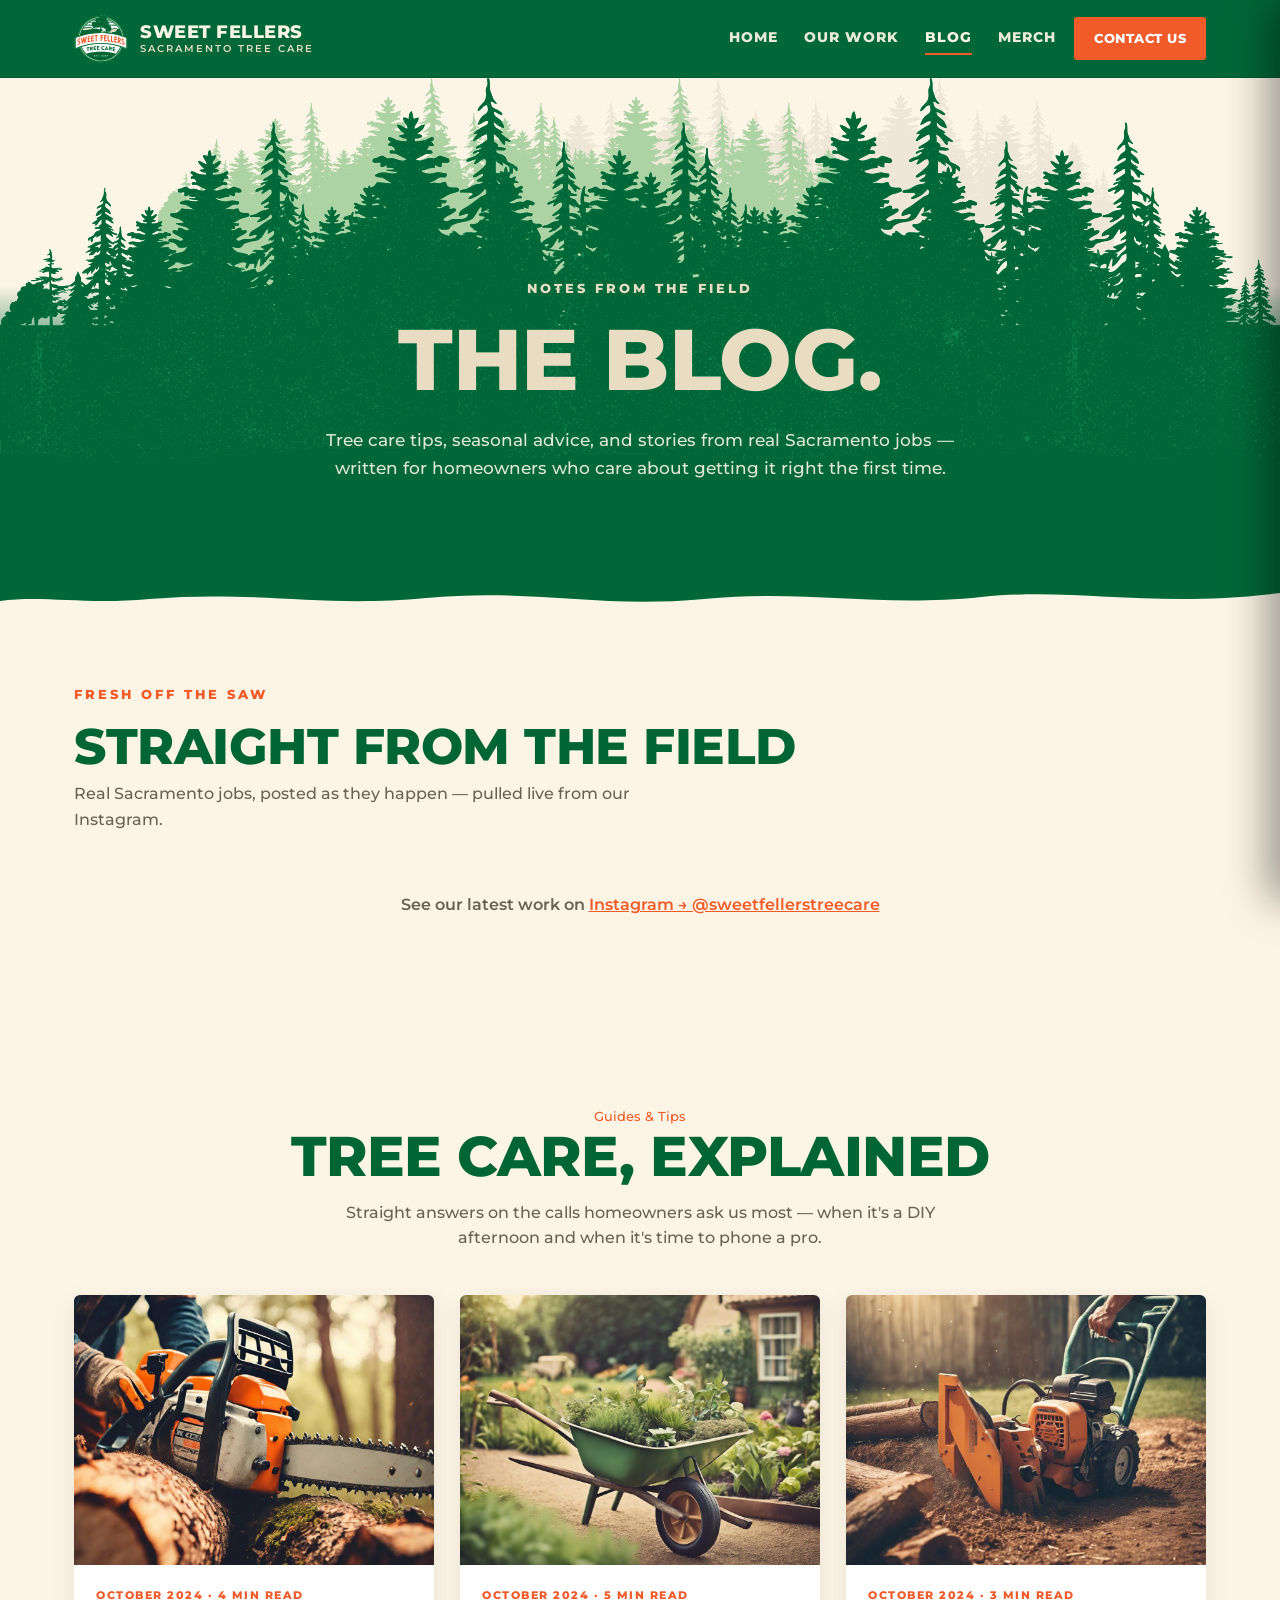
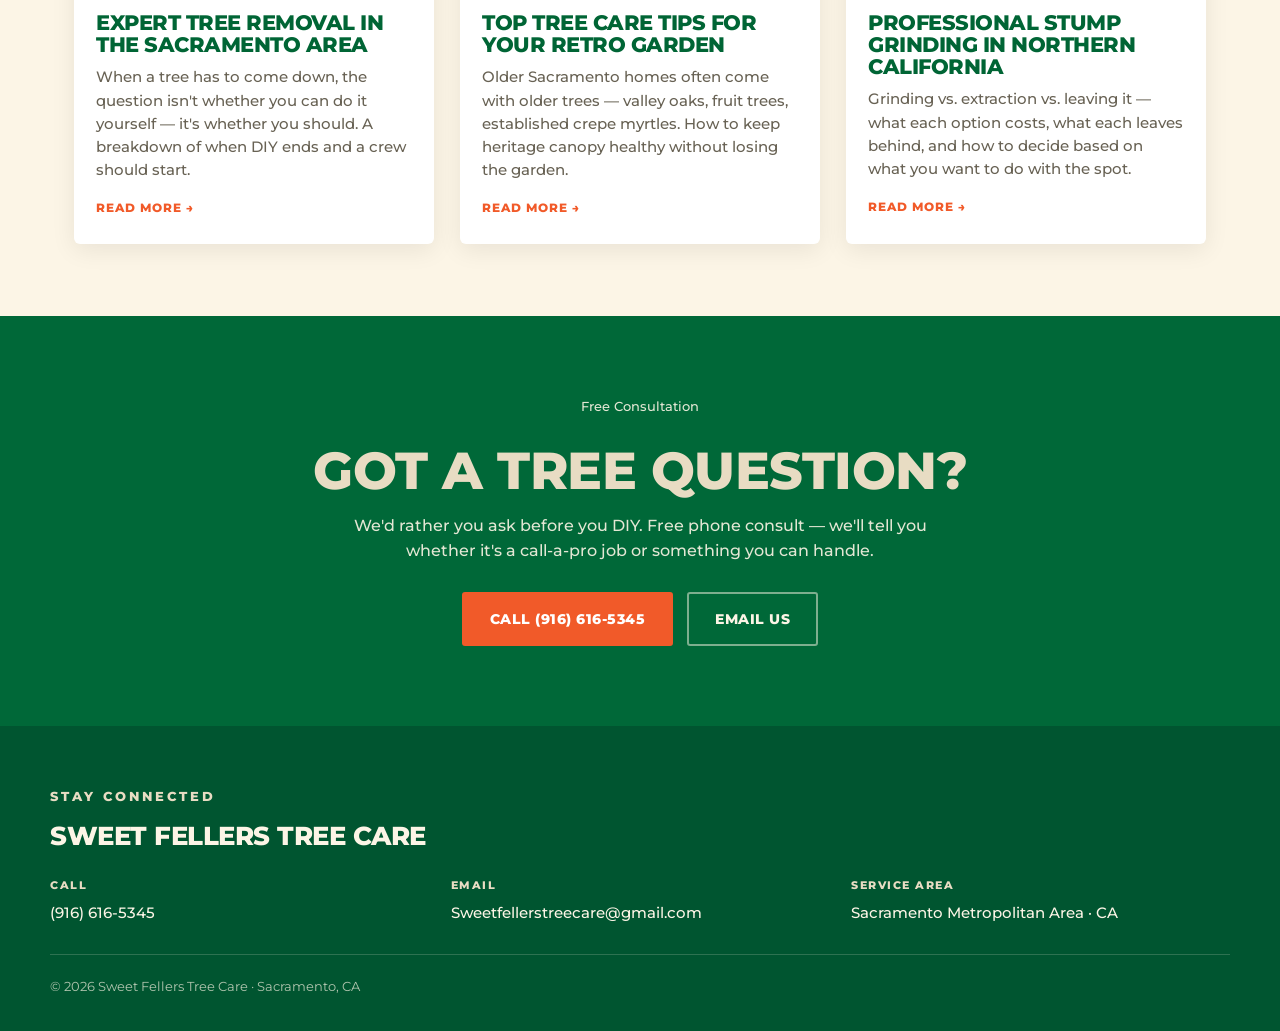
<file: blog.html>
<!DOCTYPE html>
<html lang="en">
<head>
<meta charset="UTF-8">
<meta name="viewport" content="width=device-width, initial-scale=1">
<title>Blog · Sweet Fellers Tree Care · Tips &amp; Stories</title>
<meta name="description" content="Notes from the field — tree care tips, stories, and seasonal advice from Sweet Fellers, Sacramento's premier tree service.">
<meta name="theme-color" content="#006838">
<link rel="preconnect" href="https://fonts.googleapis.com">
<link rel="preconnect" href="https://fonts.gstatic.com" crossorigin>
<link href="https://fonts.googleapis.com/css2?family=Montserrat:wght@500;600;700;800;900&display=swap" rel="stylesheet">
<link rel="stylesheet" href="assets/pages.css">
</head>
<body>

<header class="sf-header">
  <div class="sf-header__in">
    <a href="index.html" class="sf-brand">
      <img src="assets/logo.svg" alt="Sweet Fellers tree emblem">
      <span class="wm"><span class="nm">SWEET FELLERS</span><span class="tg">SACRAMENTO TREE CARE</span></span>
    </a>
    <nav class="sf-nav" aria-label="Primary">
      <a href="index.html">Home</a>
      <a href="gallery.html">Our Work</a>
      <a href="blog.html" aria-current="page">Blog</a>
      <a href="shop.html">Merch</a>
    </nav>
    <a href="mailto:Sweetfellerstreecare@gmail.com?subject=Sweet%20Fellers%20enquiry" class="sf-cta">Contact Us</a>
    <button class="sf-burger" aria-label="Open menu" onclick="sfOpen()"><span></span><span></span><span></span></button>
  </div>
</header>

<section class="sf-hero">
  <div class="sf-hero__in">
    <p class="sf-eyebrow">Notes From The Field</p>
    <h1>The Blog.</h1>
    <p class="lede">Tree care tips, seasonal advice, and stories from real Sacramento jobs — written for homeowners who care about getting it right the first time.</p>
  </div>
</section>
<span class="torn" aria-hidden="true"><svg viewBox="0 0 1200 34" preserveAspectRatio="none"><path d="M0,0 L1200,0 L1200,15 C1080,31 1010,9 920,19 C820,30 760,11 660,21 C560,31 500,10 400,20 C300,30 240,12 140,21 C80,27 40,17 0,23 Z" fill="#006838"/></svg></span>

<!-- ── Instagram: live feed from @sweetfellerstreecare (Elfsight widget) ── -->
<section class="sf-section sf-ig" aria-label="Latest from our Instagram">
  <div class="sf-ig__head">
    <p class="sf-eyebrow">Fresh Off The Saw</p>
    <h2>Straight From The Field</h2>
    <p class="sub">Real Sacramento jobs, posted as they happen — pulled live from our Instagram.</p>
  </div>
  <!-- Elfsight Instagram Feed widget for @sweetfellerstreecare. To swap to a different
       feed later, replace the widget id below with a new one from the Elfsight dashboard.
       The loader (elfsightcdn.com/platform.js) sits once near the bottom of this page;
       Elfsight replaces the fallback link below once the widget loads. -->
  <div class="elfsight-app-8227556a-f680-412f-8533-8b812927ad6c" data-elfsight-app-lazy>
    <p class="sf-ig__fallback">See our latest work on
      <a href="https://www.instagram.com/sweetfellerstreecare/" target="_blank" rel="noopener">Instagram → @sweetfellerstreecare</a>
    </p>
  </div>
</section>

<section class="sf-section">
  <div class="sf-section__head">
    <p class="sf-eyebrow">Guides &amp; Tips</p>
    <h2>Tree Care, Explained</h2>
    <p>Straight answers on the calls homeowners ask us most — when it's a DIY afternoon and when it's time to phone a pro.</p>
  </div>
  <div class="sf-grid">
    <article class="sf-card"><div class="ph" style="background-image:url('assets/blog-tree-removal.jpg')"></div>
      <div class="body"><p class="place">October 2024 · 4 min read</p><h4>Expert Tree Removal in the Sacramento Area</h4>
        <p>When a tree has to come down, the question isn't whether you can do it yourself — it's whether you should. A breakdown of when DIY ends and a crew should start.</p>
        <span class="more">Read more →</span></div></article>
    <article class="sf-card"><div class="ph" style="background-image:url('assets/blog-retro-garden.jpg')"></div>
      <div class="body"><p class="place">October 2024 · 5 min read</p><h4>Top Tree Care Tips for Your Retro Garden</h4>
        <p>Older Sacramento homes often come with older trees — valley oaks, fruit trees, established crepe myrtles. How to keep heritage canopy healthy without losing the garden.</p>
        <span class="more">Read more →</span></div></article>
    <article class="sf-card"><div class="ph" style="background-image:url('assets/blog-stump-grinding.jpg')"></div>
      <div class="body"><p class="place">October 2024 · 3 min read</p><h4>Professional Stump Grinding in Northern California</h4>
        <p>Grinding vs. extraction vs. leaving it — what each option costs, what each leaves behind, and how to decide based on what you want to do with the spot.</p>
        <span class="more">Read more →</span></div></article>
  </div>
</section>

<section class="sf-finalcta">
  <p class="sf-eyebrow">Free Consultation</p>
  <h2>Got a tree question?</h2>
  <p>We'd rather you ask before you DIY. Free phone consult — we'll tell you whether it's a call-a-pro job or something you can handle.</p>
  <div class="sf-cta-row">
    <a href="tel:+19166165345" class="btn primary">Call (916) 616-5345</a>
    <a href="mailto:Sweetfellerstreecare@gmail.com" class="btn outline">Email Us</a>
  </div>
</section>

<footer class="sf-footer">
  <div class="sf-footer__in">
    <p class="sf-eyebrow">Stay Connected</p>
    <h3>Sweet Fellers Tree Care</h3>
    <div class="sf-foot-grid">
      <div class="sf-foot-item"><span class="label">Call</span><a href="tel:+19166165345">(916) 616-5345</a></div>
      <div class="sf-foot-item"><span class="label">Email</span><a href="mailto:Sweetfellerstreecare@gmail.com">Sweetfellerstreecare@gmail.com</a></div>
      <div class="sf-foot-item"><span class="label">Service Area</span><span class="v">Sacramento Metropolitan Area · CA</span></div>
    </div>
    <div class="sf-legal">
      <span>© <span id="sf-yr">2026</span> Sweet Fellers Tree Care · Sacramento, CA</span>
    </div>
  </div>
</footer>

<div class="sf-drawer-ov" onclick="sfClose()"></div>
<aside class="sf-drawer" aria-label="Site menu">
  <button class="x" aria-label="Close menu" onclick="sfClose()">&times;</button>
  <a href="index.html" style="color:var(--tan)">Home</a>
  <a href="gallery.html">Our Work</a>
  <a href="blog.html">Blog</a>
  <a href="shop.html">Merch</a>
  <a href="mailto:Sweetfellerstreecare@gmail.com">Contact</a>
  <a href="tel:+19166165345">Call (916) 616-5345</a>
</aside>

<script>
function sfOpen(){document.querySelector('.sf-drawer').classList.add('open');document.querySelector('.sf-drawer-ov').classList.add('open');}
function sfClose(){document.querySelector('.sf-drawer').classList.remove('open');document.querySelector('.sf-drawer-ov').classList.remove('open');}
var y=document.getElementById('sf-yr');if(y)y.textContent=new Date().getFullYear();
</script>

<!-- Elfsight platform loader (powers the Instagram Feed widget above) -->
<script src="https://elfsightcdn.com/platform.js" async></script>
</body>
</html>
</file>
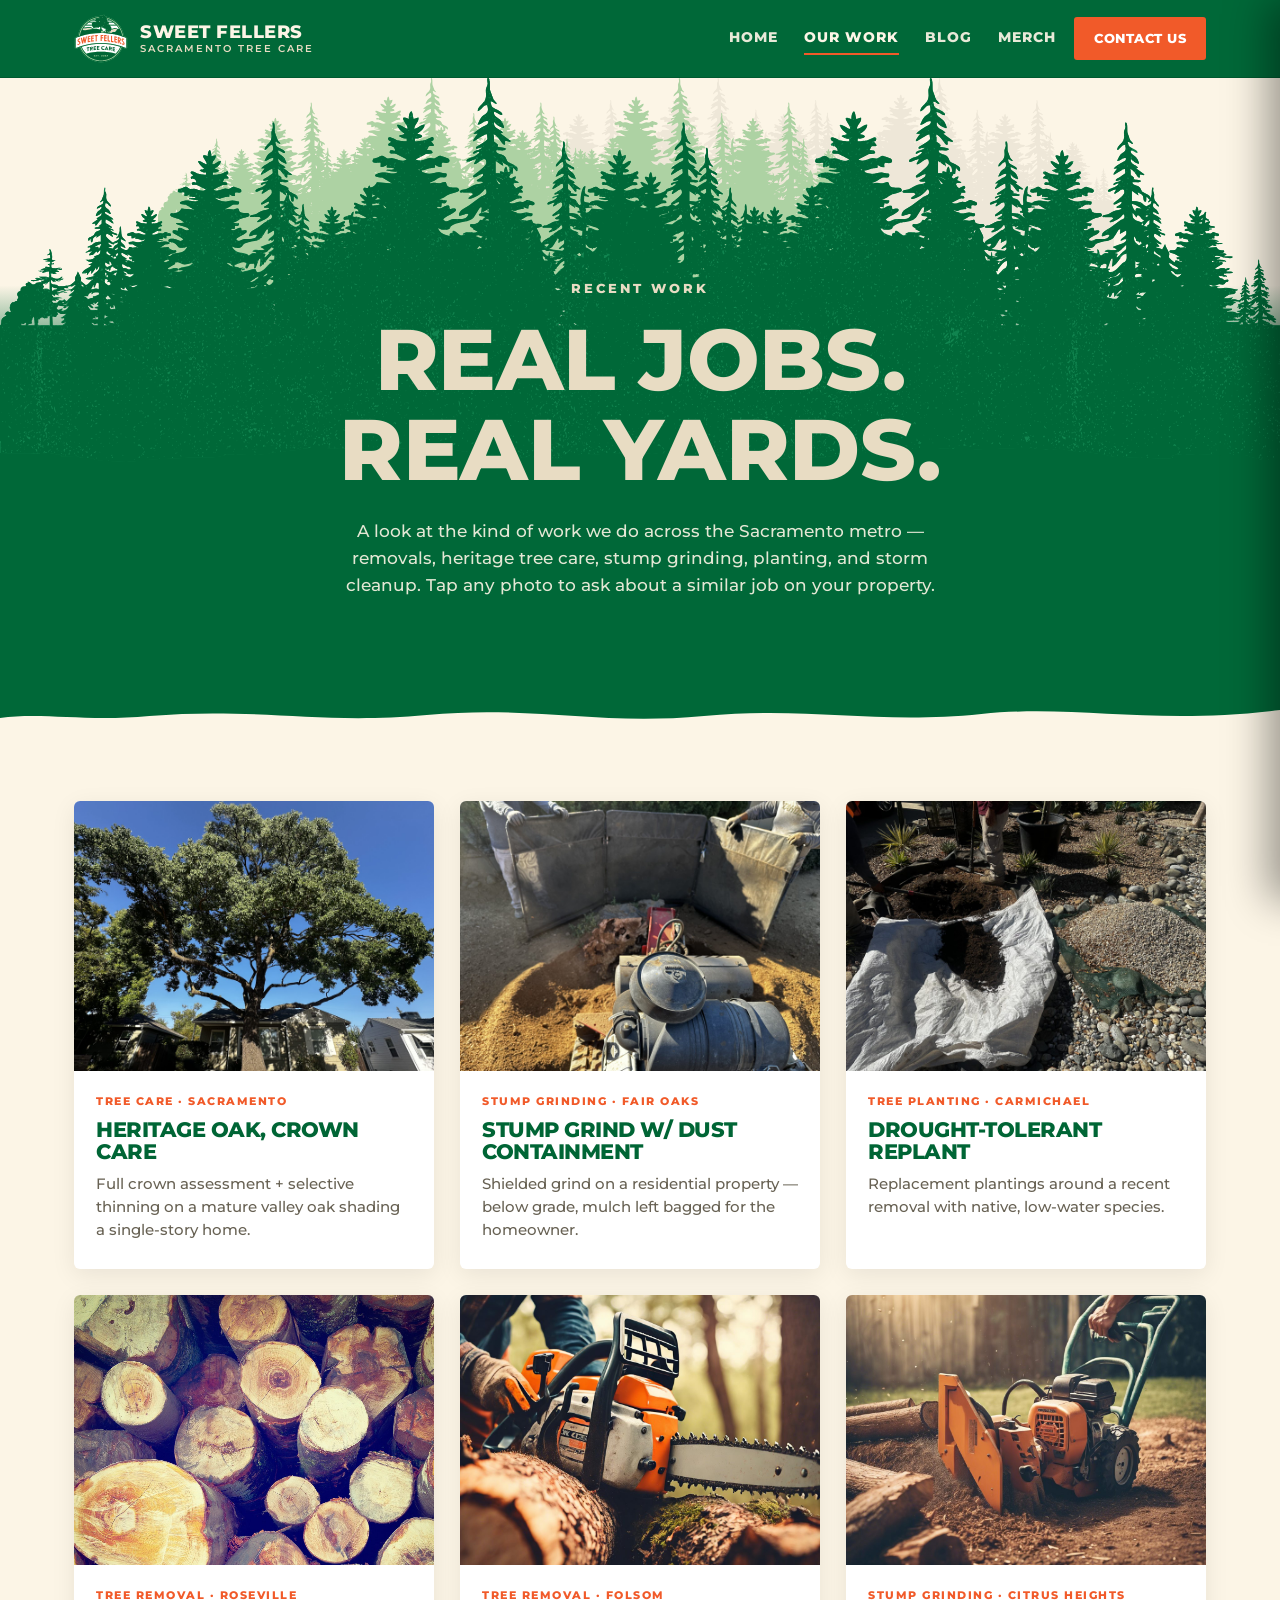
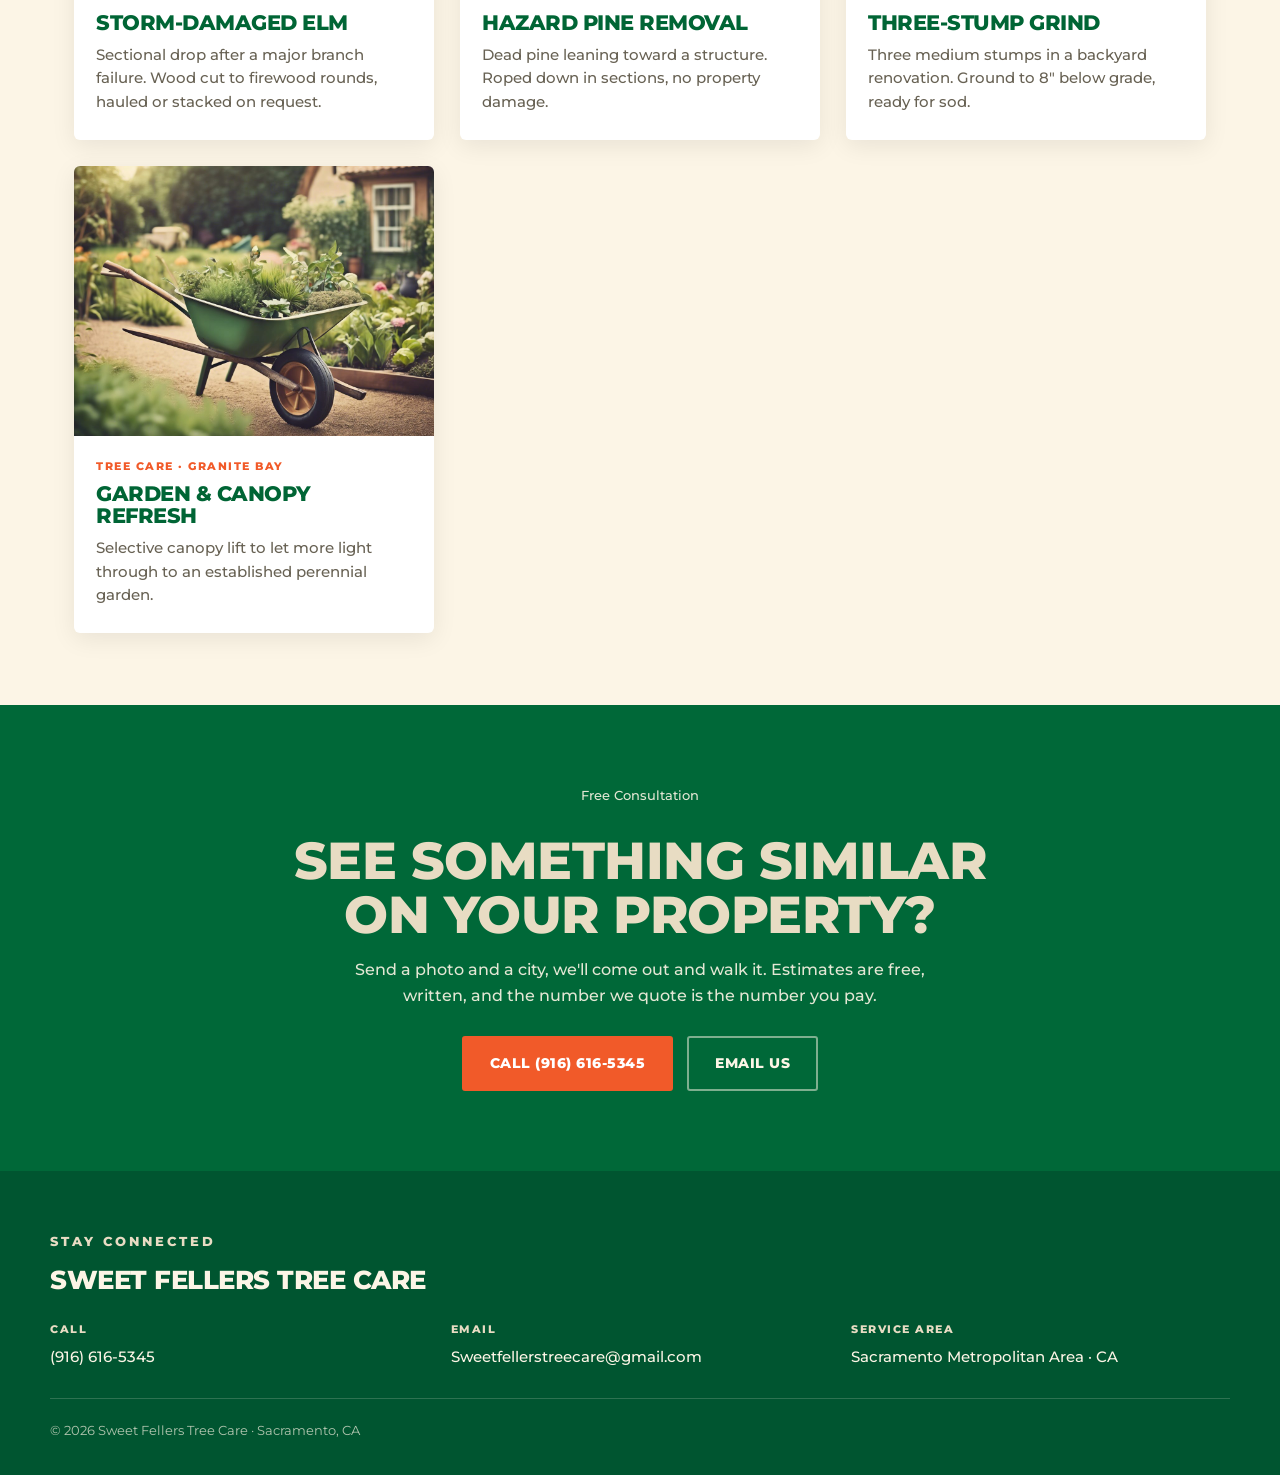
<file: gallery.html>
<!DOCTYPE html>
<html lang="en">
<head>
<meta charset="UTF-8">
<meta name="viewport" content="width=device-width, initial-scale=1">
<title>Our Work · Sweet Fellers Tree Care · Sacramento</title>
<meta name="description" content="Real Sacramento tree care jobs from Sweet Fellers — removals, heritage tree care, stump grinding, planting, storm cleanup.">
<meta name="theme-color" content="#006838">
<link rel="preconnect" href="https://fonts.googleapis.com">
<link rel="preconnect" href="https://fonts.gstatic.com" crossorigin>
<link href="https://fonts.googleapis.com/css2?family=Montserrat:wght@500;600;700;800;900&display=swap" rel="stylesheet">
<link rel="stylesheet" href="assets/pages.css">
</head>
<body>

<header class="sf-header">
  <div class="sf-header__in">
    <a href="index.html" class="sf-brand">
      <img src="assets/logo.svg" alt="Sweet Fellers tree emblem">
      <span class="wm"><span class="nm">SWEET FELLERS</span><span class="tg">SACRAMENTO TREE CARE</span></span>
    </a>
    <nav class="sf-nav" aria-label="Primary">
      <a href="index.html">Home</a>
      <a href="gallery.html" aria-current="page">Our Work</a>
      <a href="blog.html">Blog</a>
      <a href="shop.html">Merch</a>
    </nav>
    <a href="mailto:Sweetfellerstreecare@gmail.com?subject=Sweet%20Fellers%20enquiry" class="sf-cta">Contact Us</a>
    <button class="sf-burger" aria-label="Open menu" onclick="sfOpen()"><span></span><span></span><span></span></button>
  </div>
</header>

<section class="sf-hero">
  <div class="sf-hero__in">
    <p class="sf-eyebrow">Recent Work</p>
    <h1>Real jobs.<br>Real yards.</h1>
    <p class="lede">A look at the kind of work we do across the Sacramento metro — removals, heritage tree care, stump grinding, planting, and storm cleanup. Tap any photo to ask about a similar job on your property.</p>
  </div>
</section>
<span class="torn" aria-hidden="true"><svg viewBox="0 0 1200 34" preserveAspectRatio="none"><path d="M0,0 L1200,0 L1200,15 C1080,31 1010,9 920,19 C820,30 760,11 660,21 C560,31 500,10 400,20 C300,30 240,12 140,21 C80,27 40,17 0,23 Z" fill="#006838"/></svg></span>

<section class="sf-section">
  <div class="sf-grid">
    <article class="sf-card"><div class="ph" style="background-image:url('assets/oak-over-house.jpg')"></div>
      <div class="body"><p class="place">Tree Care · Sacramento</p><h4>Heritage oak, crown care</h4>
        <p>Full crown assessment + selective thinning on a mature valley oak shading a single-story home.</p></div></article>
    <article class="sf-card"><div class="ph" style="background-image:url('assets/stump-grinder-job.jpg')"></div>
      <div class="body"><p class="place">Stump Grinding · Fair Oaks</p><h4>Stump grind w/ dust containment</h4>
        <p>Shielded grind on a residential property — below grade, mulch left bagged for the homeowner.</p></div></article>
    <article class="sf-card"><div class="ph" style="background-image:url('assets/landscape-work.jpg')"></div>
      <div class="body"><p class="place">Tree Planting · Carmichael</p><h4>Drought-tolerant replant</h4>
        <p>Replacement plantings around a recent removal with native, low-water species.</p></div></article>
    <article class="sf-card"><div class="ph" style="background-image:url('assets/hero-logs.jpg')"></div>
      <div class="body"><p class="place">Tree Removal · Roseville</p><h4>Storm-damaged elm</h4>
        <p>Sectional drop after a major branch failure. Wood cut to firewood rounds, hauled or stacked on request.</p></div></article>
    <article class="sf-card"><div class="ph" style="background-image:url('assets/blog-tree-removal.jpg')"></div>
      <div class="body"><p class="place">Tree Removal · Folsom</p><h4>Hazard pine removal</h4>
        <p>Dead pine leaning toward a structure. Roped down in sections, no property damage.</p></div></article>
    <article class="sf-card"><div class="ph" style="background-image:url('assets/blog-stump-grinding.jpg')"></div>
      <div class="body"><p class="place">Stump Grinding · Citrus Heights</p><h4>Three-stump grind</h4>
        <p>Three medium stumps in a backyard renovation. Ground to 8&quot; below grade, ready for sod.</p></div></article>
    <article class="sf-card"><div class="ph" style="background-image:url('assets/blog-retro-garden.jpg')"></div>
      <div class="body"><p class="place">Tree Care · Granite Bay</p><h4>Garden &amp; canopy refresh</h4>
        <p>Selective canopy lift to let more light through to an established perennial garden.</p></div></article>
  </div>
</section>

<section class="sf-finalcta">
  <p class="sf-eyebrow">Free Consultation</p>
  <h2>See something similar<br>on your property?</h2>
  <p>Send a photo and a city, we'll come out and walk it. Estimates are free, written, and the number we quote is the number you pay.</p>
  <div class="sf-cta-row">
    <a href="tel:+19166165345" class="btn primary">Call (916) 616-5345</a>
    <a href="mailto:Sweetfellerstreecare@gmail.com" class="btn outline">Email Us</a>
  </div>
</section>

<footer class="sf-footer">
  <div class="sf-footer__in">
    <p class="sf-eyebrow">Stay Connected</p>
    <h3>Sweet Fellers Tree Care</h3>
    <div class="sf-foot-grid">
      <div class="sf-foot-item"><span class="label">Call</span><a href="tel:+19166165345">(916) 616-5345</a></div>
      <div class="sf-foot-item"><span class="label">Email</span><a href="mailto:Sweetfellerstreecare@gmail.com">Sweetfellerstreecare@gmail.com</a></div>
      <div class="sf-foot-item"><span class="label">Service Area</span><span class="v">Sacramento Metropolitan Area · CA</span></div>
    </div>
    <div class="sf-legal">
      <span>© <span id="sf-yr">2026</span> Sweet Fellers Tree Care · Sacramento, CA</span>
    </div>
  </div>
</footer>

<div class="sf-drawer-ov" onclick="sfClose()"></div>
<aside class="sf-drawer" aria-label="Site menu">
  <button class="x" aria-label="Close menu" onclick="sfClose()">&times;</button>
  <a href="index.html" style="color:var(--tan)">Home</a>
  <a href="gallery.html">Our Work</a>
  <a href="blog.html">Blog</a>
  <a href="shop.html">Merch</a>
  <a href="mailto:Sweetfellerstreecare@gmail.com">Contact</a>
  <a href="tel:+19166165345">Call (916) 616-5345</a>
</aside>

<script>
function sfOpen(){document.querySelector('.sf-drawer').classList.add('open');document.querySelector('.sf-drawer-ov').classList.add('open');}
function sfClose(){document.querySelector('.sf-drawer').classList.remove('open');document.querySelector('.sf-drawer-ov').classList.remove('open');}
var y=document.getElementById('sf-yr');if(y)y.textContent=new Date().getFullYear();
</script>
</body>
</html>
</file>
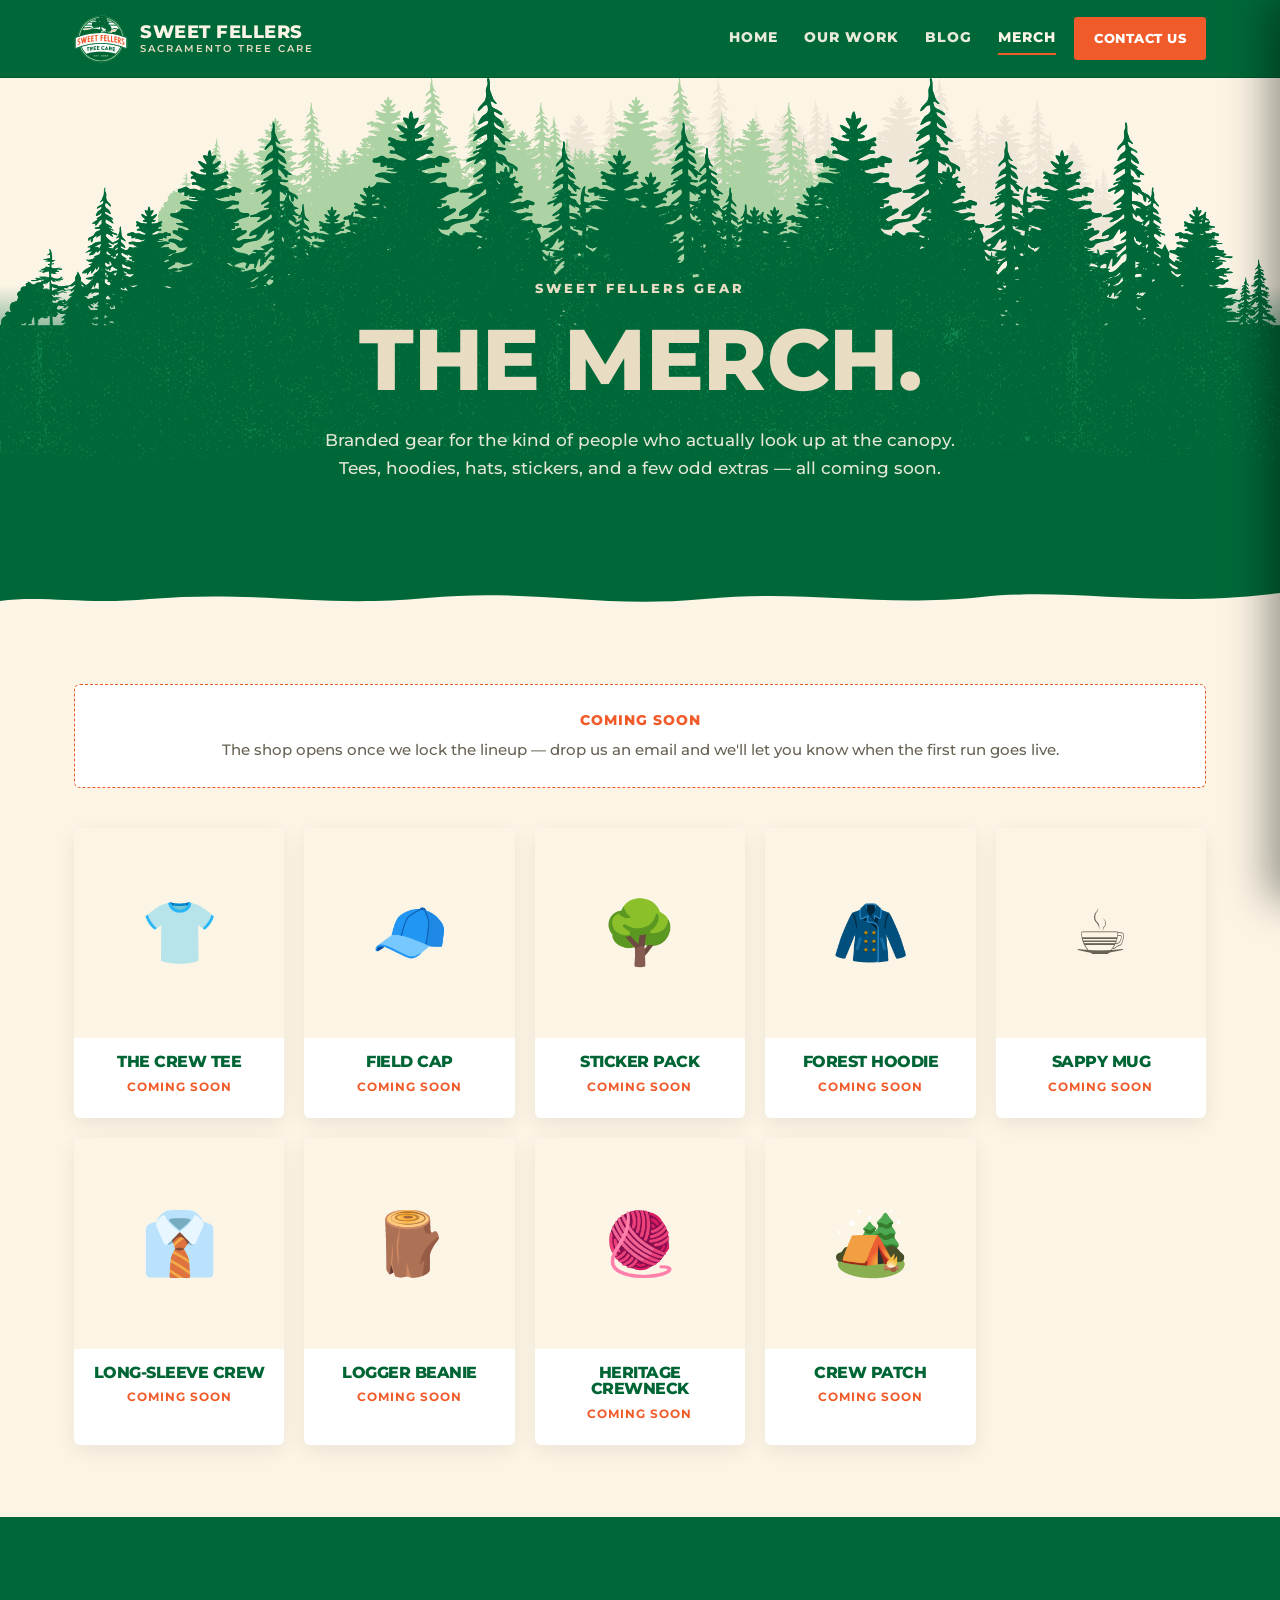
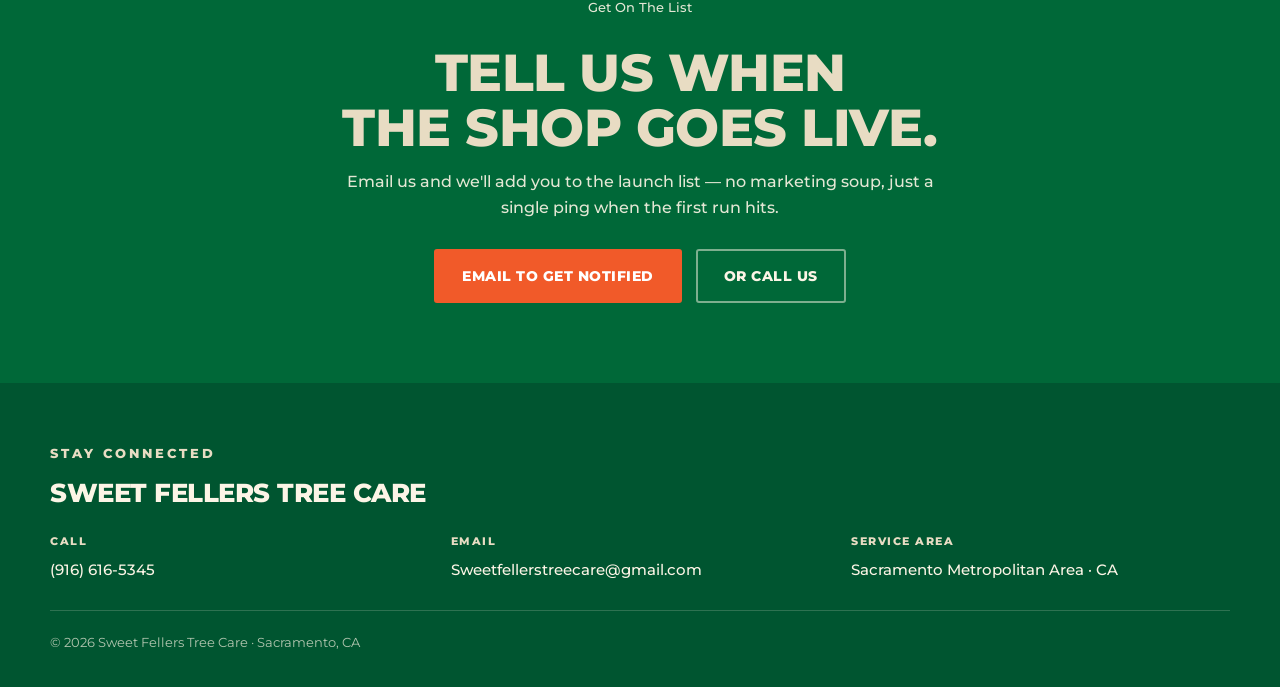
<file: shop.html>
<!DOCTYPE html>
<html lang="en">
<head>
<meta charset="UTF-8">
<meta name="viewport" content="width=device-width, initial-scale=1">
<title>Merch · Sweet Fellers Tree Care · Gear</title>
<meta name="description" content="Sweet Fellers branded gear — tees, hoodies, hats, stickers and more. Coming soon to the Sacramento metro.">
<meta name="theme-color" content="#006838">
<link rel="preconnect" href="https://fonts.googleapis.com">
<link rel="preconnect" href="https://fonts.gstatic.com" crossorigin>
<link href="https://fonts.googleapis.com/css2?family=Montserrat:wght@500;600;700;800;900&display=swap" rel="stylesheet">
<link rel="stylesheet" href="assets/pages.css">
<style>
  .sf-banner{background:#fff;border:1px dashed var(--rust);border-radius:6px;padding:24px 28px;
    text-align:center;margin-bottom:40px}
  .sf-banner strong{display:block;font-weight:800;text-transform:uppercase;letter-spacing:1px;
    color:var(--rust);font-size:14px;margin-bottom:6px}
  .sf-banner span{font-weight:500;font-size:14.5px;color:var(--ink)}
  .sf-shop-grid{display:grid;grid-template-columns:repeat(auto-fill,minmax(210px,1fr));gap:20px}
  .sf-shop-card{background:#fff;border-radius:6px;overflow:hidden;box-shadow:0 6px 20px rgba(0,0,0,.07);
    text-align:center;transition:transform .18s}
  .sf-shop-card:hover{transform:translateY(-4px)}
  .sf-shop-card .ph{aspect-ratio:1/1;display:flex;align-items:center;justify-content:center;
    font-size:62px;background:var(--cream)}
  .sf-shop-card .b{padding:16px 14px 22px}
  .sf-shop-card h4{font-size:16px;color:var(--green-head);margin-bottom:6px}
  .sf-shop-card .price{font-weight:700;font-size:12px;letter-spacing:1px;color:var(--rust);
    text-transform:uppercase}
</style>
</head>
<body>

<header class="sf-header">
  <div class="sf-header__in">
    <a href="index.html" class="sf-brand">
      <img src="assets/logo.svg" alt="Sweet Fellers tree emblem">
      <span class="wm"><span class="nm">SWEET FELLERS</span><span class="tg">SACRAMENTO TREE CARE</span></span>
    </a>
    <nav class="sf-nav" aria-label="Primary">
      <a href="index.html">Home</a>
      <a href="gallery.html">Our Work</a>
      <a href="blog.html">Blog</a>
      <a href="shop.html" aria-current="page">Merch</a>
    </nav>
    <a href="mailto:Sweetfellerstreecare@gmail.com?subject=Sweet%20Fellers%20enquiry" class="sf-cta">Contact Us</a>
    <button class="sf-burger" aria-label="Open menu" onclick="sfOpen()"><span></span><span></span><span></span></button>
  </div>
</header>

<section class="sf-hero">
  <div class="sf-hero__in">
    <p class="sf-eyebrow">Sweet Fellers Gear</p>
    <h1>The Merch.</h1>
    <p class="lede">Branded gear for the kind of people who actually look up at the canopy. Tees, hoodies, hats, stickers, and a few odd extras — all coming soon.</p>
  </div>
</section>
<span class="torn" aria-hidden="true"><svg viewBox="0 0 1200 34" preserveAspectRatio="none"><path d="M0,0 L1200,0 L1200,15 C1080,31 1010,9 920,19 C820,30 760,11 660,21 C560,31 500,10 400,20 C300,30 240,12 140,21 C80,27 40,17 0,23 Z" fill="#006838"/></svg></span>

<section class="sf-section">
  <div class="sf-banner"><strong>Coming Soon</strong>
    <span>The shop opens once we lock the lineup — drop us an email and we'll let you know when the first run goes live.</span></div>
  <div class="sf-shop-grid">
    <article class="sf-shop-card"><div class="ph">👕</div><div class="b"><h4>The Crew Tee</h4><p class="price">Coming soon</p></div></article>
    <article class="sf-shop-card"><div class="ph">🧢</div><div class="b"><h4>Field Cap</h4><p class="price">Coming soon</p></div></article>
    <article class="sf-shop-card"><div class="ph">🌳</div><div class="b"><h4>Sticker Pack</h4><p class="price">Coming soon</p></div></article>
    <article class="sf-shop-card"><div class="ph">🧥</div><div class="b"><h4>Forest Hoodie</h4><p class="price">Coming soon</p></div></article>
    <article class="sf-shop-card"><div class="ph">☕</div><div class="b"><h4>Sappy Mug</h4><p class="price">Coming soon</p></div></article>
    <article class="sf-shop-card"><div class="ph">👔</div><div class="b"><h4>Long-Sleeve Crew</h4><p class="price">Coming soon</p></div></article>
    <article class="sf-shop-card"><div class="ph">🪵</div><div class="b"><h4>Logger Beanie</h4><p class="price">Coming soon</p></div></article>
    <article class="sf-shop-card"><div class="ph">🧶</div><div class="b"><h4>Heritage Crewneck</h4><p class="price">Coming soon</p></div></article>
    <article class="sf-shop-card"><div class="ph">🏕️</div><div class="b"><h4>Crew Patch</h4><p class="price">Coming soon</p></div></article>
  </div>
</section>

<section class="sf-finalcta">
  <p class="sf-eyebrow">Get On The List</p>
  <h2>Tell us when<br>the shop goes live.</h2>
  <p>Email us and we'll add you to the launch list — no marketing soup, just a single ping when the first run hits.</p>
  <div class="sf-cta-row">
    <a href="mailto:Sweetfellerstreecare@gmail.com?subject=Shop%20launch%20list" class="btn primary">Email To Get Notified</a>
    <a href="tel:+19166165345" class="btn outline">Or Call Us</a>
  </div>
</section>

<footer class="sf-footer">
  <div class="sf-footer__in">
    <p class="sf-eyebrow">Stay Connected</p>
    <h3>Sweet Fellers Tree Care</h3>
    <div class="sf-foot-grid">
      <div class="sf-foot-item"><span class="label">Call</span><a href="tel:+19166165345">(916) 616-5345</a></div>
      <div class="sf-foot-item"><span class="label">Email</span><a href="mailto:Sweetfellerstreecare@gmail.com">Sweetfellerstreecare@gmail.com</a></div>
      <div class="sf-foot-item"><span class="label">Service Area</span><span class="v">Sacramento Metropolitan Area · CA</span></div>
    </div>
    <div class="sf-legal">
      <span>© <span id="sf-yr">2026</span> Sweet Fellers Tree Care · Sacramento, CA</span>
    </div>
  </div>
</footer>

<div class="sf-drawer-ov" onclick="sfClose()"></div>
<aside class="sf-drawer" aria-label="Site menu">
  <button class="x" aria-label="Close menu" onclick="sfClose()">&times;</button>
  <a href="index.html" style="color:var(--tan)">Home</a>
  <a href="gallery.html">Our Work</a>
  <a href="blog.html">Blog</a>
  <a href="shop.html">Merch</a>
  <a href="mailto:Sweetfellerstreecare@gmail.com">Contact</a>
  <a href="tel:+19166165345">Call (916) 616-5345</a>
</aside>

<script>
function sfOpen(){document.querySelector('.sf-drawer').classList.add('open');document.querySelector('.sf-drawer-ov').classList.add('open');}
function sfClose(){document.querySelector('.sf-drawer').classList.remove('open');document.querySelector('.sf-drawer-ov').classList.remove('open');}
var y=document.getElementById('sf-yr');if(y)y.textContent=new Date().getFullYear();
</script>
</body>
</html>
</file>
<file: assets/pages.css>
/* Sweet Fellers — shared styling for the secondary pages (Our Work, Blog, Merch).
   Echoes the 1:1 main page: forest green / cream / rust, Montserrat,
   organic feel, "Stay Connected" footer. Responsive (the main index is a fixed
   1728px Figma repro; these are normal fluid pages in the same visual language). */

:root{
  --green:#006838;          /* brand green (hero/footer/cta) */
  --green-dark:#005530;      /* darker green for depth */
  --green-head:#006535;      /* services heading green */
  --cream:#fcf5e6;           /* warm body bg */
  --tan:#e8dcc3;             /* headline tan on green */
  --rust:#f15a29;            /* the one "act" color */
  --rust-dark:#d94c1f;
  --ink:#686254;             /* body gray on cream */
  --soft-green:#add2a3;      /* soft testimonial green */
  --line:rgba(104,98,84,.18);
  --maxw:1180px;
  --font:'Montserrat',system-ui,-apple-system,'Segoe UI',sans-serif;
}
*,*::before,*::after{box-sizing:border-box;margin:0;padding:0}
html{scroll-behavior:smooth}
body{font-family:var(--font);background:var(--cream);color:var(--ink);line-height:1.6;
  -webkit-font-smoothing:antialiased}
img{max-width:100%;display:block}
a{color:inherit;text-decoration:none}
h1,h2,h3,h4{font-weight:800;text-transform:uppercase;line-height:1.05;letter-spacing:-.5px}

/* ── header ─────────────────────────────────────────────── */
.sf-header{position:sticky;top:0;z-index:50;background:var(--green);
  border-bottom:1px solid rgba(0,0,0,.15)}
.sf-header__in{max-width:var(--maxw);margin:0 auto;display:flex;align-items:center;
  gap:18px;padding:14px 24px}
.sf-brand{display:flex;align-items:center;gap:12px;margin-right:auto}
.sf-brand img{width:54px;height:auto}
.sf-brand .wm{display:flex;flex-direction:column;line-height:1}
.sf-brand .wm .nm{font-weight:800;font-size:18px;color:var(--cream);letter-spacing:.5px}
.sf-brand .wm .tg{font-weight:600;font-size:10px;color:var(--tan);letter-spacing:2px;margin-top:3px}
.sf-nav{display:flex;gap:26px}
.sf-nav a{font-weight:800;font-size:14px;text-transform:uppercase;letter-spacing:1px;
  color:var(--cream);opacity:.92;padding:4px 0;border-bottom:2px solid transparent;transition:.15s}
.sf-nav a:hover,.sf-nav a[aria-current="page"]{opacity:1;border-bottom-color:var(--rust)}
.sf-cta{background:var(--rust);color:#fff;font-weight:800;font-size:13px;text-transform:uppercase;
  letter-spacing:.5px;padding:11px 20px;border-radius:3px;transition:.15s}
.sf-cta:hover{background:var(--rust-dark)}
.sf-burger{display:none;background:transparent;border:0;cursor:pointer;flex-direction:column;
  gap:5px;padding:6px}
.sf-burger span{width:24px;height:2px;background:var(--cream);border-radius:2px}

/* ── organic torn edge (green↔cream) ────────────────────── */
.torn{display:block;width:100%;height:34px;line-height:0}
.torn svg{width:100%;height:100%;display:block}

/* ── hero / subhero band ────────────────────────────────── */
/* Hero echoes the homepage's LAYERED treeline (Figma depth): a cream sky fading into
   the green band, with the dark front canopy (imgGroup3, full-width, bottom-anchored)
   in front and the pale (imgVector) + soft-green (imgVector1) distant rows behind it,
   offset horizontally and sized smaller (auto height = natural aspect, no horizontal
   stretch). The back rows sit higher (position:top) so their baselines land in the
   cream zone, not on green — so no stray cream seam line. */
.sf-hero{position:relative;background:var(--green);color:var(--cream);overflow:hidden;
  padding:200px 24px 96px;text-align:center}
/* cream→green sky: soft fade, bottom is solid green so the strip's own edge is
   invisible against the hero behind it. */
.sf-hero::before{content:"";position:absolute;left:0;right:0;top:0;
  height:clamp(240px,30vw,440px);z-index:0;
  background:linear-gradient(var(--cream) 0%,var(--cream) 54%,var(--green) 80%,var(--green) 100%)}
/* layered treeline: dark front (full) + pale & soft-green distant rows offset behind. */
.sf-hero::after{content:"";position:absolute;left:0;right:0;top:0;
  height:clamp(240px,30vw,440px);z-index:1;pointer-events:none;
  background:
    url('imgGroup3.svg') no-repeat bottom center,
    url('imgVector1.svg') no-repeat 28% top,
    url('imgVector.svg') no-repeat 74% top;
  background-size:100% 100%, 56% auto, 50% auto}
.sf-hero__in{position:relative;z-index:2;max-width:900px;margin:0 auto}
.sf-eyebrow{font-weight:800;font-size:13px;letter-spacing:3px;text-transform:uppercase;
  color:var(--tan);margin-bottom:16px}
.sf-hero h1{font-size:clamp(40px,7vw,86px);color:var(--tan)}
.sf-hero p.lede{margin:22px auto 0;max-width:640px;font-weight:500;font-size:17px;
  color:rgba(252,245,230,.9);text-transform:none;letter-spacing:0}

/* ── content sections (cream) ───────────────────────────── */
.sf-section{max-width:var(--maxw);margin:0 auto;padding:72px 24px}
.sf-section__head{text-align:center;margin-bottom:44px}
.sf-section__head .sf-eyebrow{color:var(--rust)}
.sf-section__head h2{font-size:clamp(30px,4.5vw,56px);color:var(--green-head)}
.sf-section__head p{text-transform:none;letter-spacing:0;font-weight:500;color:var(--ink);
  max-width:620px;margin:14px auto 0}

/* ── cards (Our Work / Blog) ────────────────────────────── */
.sf-grid{display:grid;grid-template-columns:repeat(auto-fill,minmax(320px,1fr));gap:26px}
.sf-card{background:#fff;border-radius:6px;overflow:hidden;box-shadow:0 6px 24px rgba(0,0,0,.08);
  display:flex;flex-direction:column;transition:transform .18s,box-shadow .18s}
.sf-card:hover{transform:translateY(-4px);box-shadow:0 14px 36px rgba(0,0,0,.14)}
.sf-card .ph{aspect-ratio:4/3;background-size:cover;background-position:center}
.sf-card .body{padding:22px 22px 26px;display:flex;flex-direction:column;flex:1}
.sf-card .place{font-weight:800;font-size:11px;letter-spacing:1.5px;color:var(--rust);
  text-transform:uppercase;margin-bottom:8px}
.sf-card h4{font-size:21px;color:var(--green-head);margin-bottom:10px}
.sf-card p{text-transform:none;letter-spacing:0;font-weight:500;font-size:14.5px;color:var(--ink)}
.sf-card .more{margin-top:16px;font-weight:800;font-size:12px;letter-spacing:1px;color:var(--rust);
  text-transform:uppercase}

/* ── buttons ────────────────────────────────────────────── */
.btn{display:inline-block;font-weight:800;font-size:14px;text-transform:uppercase;letter-spacing:.5px;
  padding:14px 26px;border-radius:3px;transition:.15s;cursor:pointer;border:2px solid transparent}
.btn.primary{background:var(--rust);color:#fff}
.btn.primary:hover{background:var(--rust-dark)}
.btn.outline{background:transparent;color:var(--cream);border-color:rgba(252,245,230,.5)}
.btn.outline:hover{border-color:var(--cream)}
.btn.green{background:var(--green);color:var(--cream)}
.btn.green:hover{background:var(--green-dark)}

/* ── final CTA band ─────────────────────────────────────── */
.sf-finalcta{background:var(--green);color:var(--cream);text-align:center;padding:80px 24px}
.sf-finalcta h2{font-size:clamp(30px,4.5vw,52px);color:var(--tan);margin-bottom:14px}
.sf-finalcta p{text-transform:none;letter-spacing:0;font-weight:500;max-width:600px;margin:0 auto 28px;
  color:rgba(252,245,230,.9)}
.sf-cta-row{display:flex;gap:14px;justify-content:center;flex-wrap:wrap}

/* ── footer (Stay Connected) ────────────────────────────── */
.sf-footer{background:var(--green-dark);color:var(--cream);padding:60px 24px 34px}
.sf-footer__in{max-width:var(--maxw);margin:0 auto}
.sf-footer .sf-eyebrow{color:var(--tan)}
.sf-footer h3{font-size:26px;color:var(--cream);margin-bottom:26px}
.sf-foot-grid{display:grid;grid-template-columns:repeat(auto-fit,minmax(200px,1fr));gap:22px;
  padding-bottom:28px;border-bottom:1px solid rgba(252,245,230,.18)}
.sf-foot-item .label{display:block;font-weight:800;font-size:11px;letter-spacing:1.5px;
  color:var(--tan);text-transform:uppercase;margin-bottom:6px}
.sf-foot-item a,.sf-foot-item span.v{font-weight:500;text-transform:none;letter-spacing:0;font-size:15px}
.sf-foot-item a:hover{color:var(--rust)}
.sf-legal{display:flex;justify-content:space-between;flex-wrap:wrap;gap:10px;margin-top:22px;
  font-size:12.5px;color:rgba(252,245,230,.7);text-transform:none;letter-spacing:0}
.sf-legal a{text-decoration:underline}
.sf-legal a:hover{color:var(--rust)}

/* ── mobile drawer ──────────────────────────────────────── */
.sf-drawer-ov{position:fixed;inset:0;background:rgba(0,0,0,.5);opacity:0;visibility:hidden;
  transition:.2s;z-index:60}
.sf-drawer-ov.open{opacity:1;visibility:visible}
.sf-drawer{position:fixed;top:0;right:0;height:100%;width:280px;max-width:84vw;background:var(--green);
  z-index:70;transform:translateX(100%);transition:.22s;padding:74px 26px 26px;display:flex;
  flex-direction:column;gap:4px;box-shadow:-12px 0 40px rgba(0,0,0,.4)}
.sf-drawer.open{transform:translateX(0)}
.sf-drawer a{font-weight:800;text-transform:uppercase;font-size:15px;letter-spacing:1px;
  color:var(--cream);padding:13px 0;border-bottom:1px solid rgba(252,245,230,.12)}
.sf-drawer a:hover{color:var(--rust)}
.sf-drawer .x{position:absolute;top:18px;right:22px;background:0;border:0;color:var(--cream);
  font-size:30px;cursor:pointer;line-height:1}

/* ── Instagram feed (Elfsight widget) + section header ─ */
.sf-ig__head{margin-bottom:30px}
.sf-ig__head .sf-eyebrow{color:var(--rust)}
.sf-ig__head h2{font-size:clamp(28px,4.2vw,50px);color:var(--green-head)}
.sf-ig__head .sub{text-transform:none;letter-spacing:0;font-weight:500;color:var(--ink);
  margin-top:8px;max-width:560px}
/* fallback link shown until the Elfsight widget loads (Elfsight replaces it) */
.sf-ig__fallback{text-align:center;padding:30px 16px;font-weight:600;color:var(--ink)}
.sf-ig__fallback a{color:var(--rust);text-decoration:underline}

/* Blend the Elfsight widget into the page. It renders in the light DOM, so we can
   theme it here — these target Elfsight's eapps-* / es-* classes, so re-check if a
   widget update changes them. (Colors/fonts can also be set in the Elfsight editor.)
   NOTE: the free-tier "Free Instagram Feed Widget" badge can't be removed from here —
   Elfsight locks it with a full inline !important style. Removing it cleanly requires a
   paid Elfsight plan. */
.eapps-instagram-feed-header-follow-button,.es-header-follow-button{
  background-color:var(--green)!important;border-color:var(--green)!important}                            /* Follow: IG blue -> brand green */
.eapps-instagram-feed-header-follow-button:hover,.es-header-follow-button:hover{
  background-color:var(--green-dark)!important}
.elfsight-app-8227556a-f680-412f-8533-8b812927ad6c *{
  font-family:'Montserrat',system-ui,-apple-system,sans-serif!important}                                 /* match site typeface (icons are SVG) */

@media(max-width:760px){
  .sf-nav,.sf-header .sf-cta{display:none}
  .sf-burger{display:flex}
  .sf-section{padding:54px 20px}
  .sf-hero{padding:64px 20px 74px}
}
</file>
